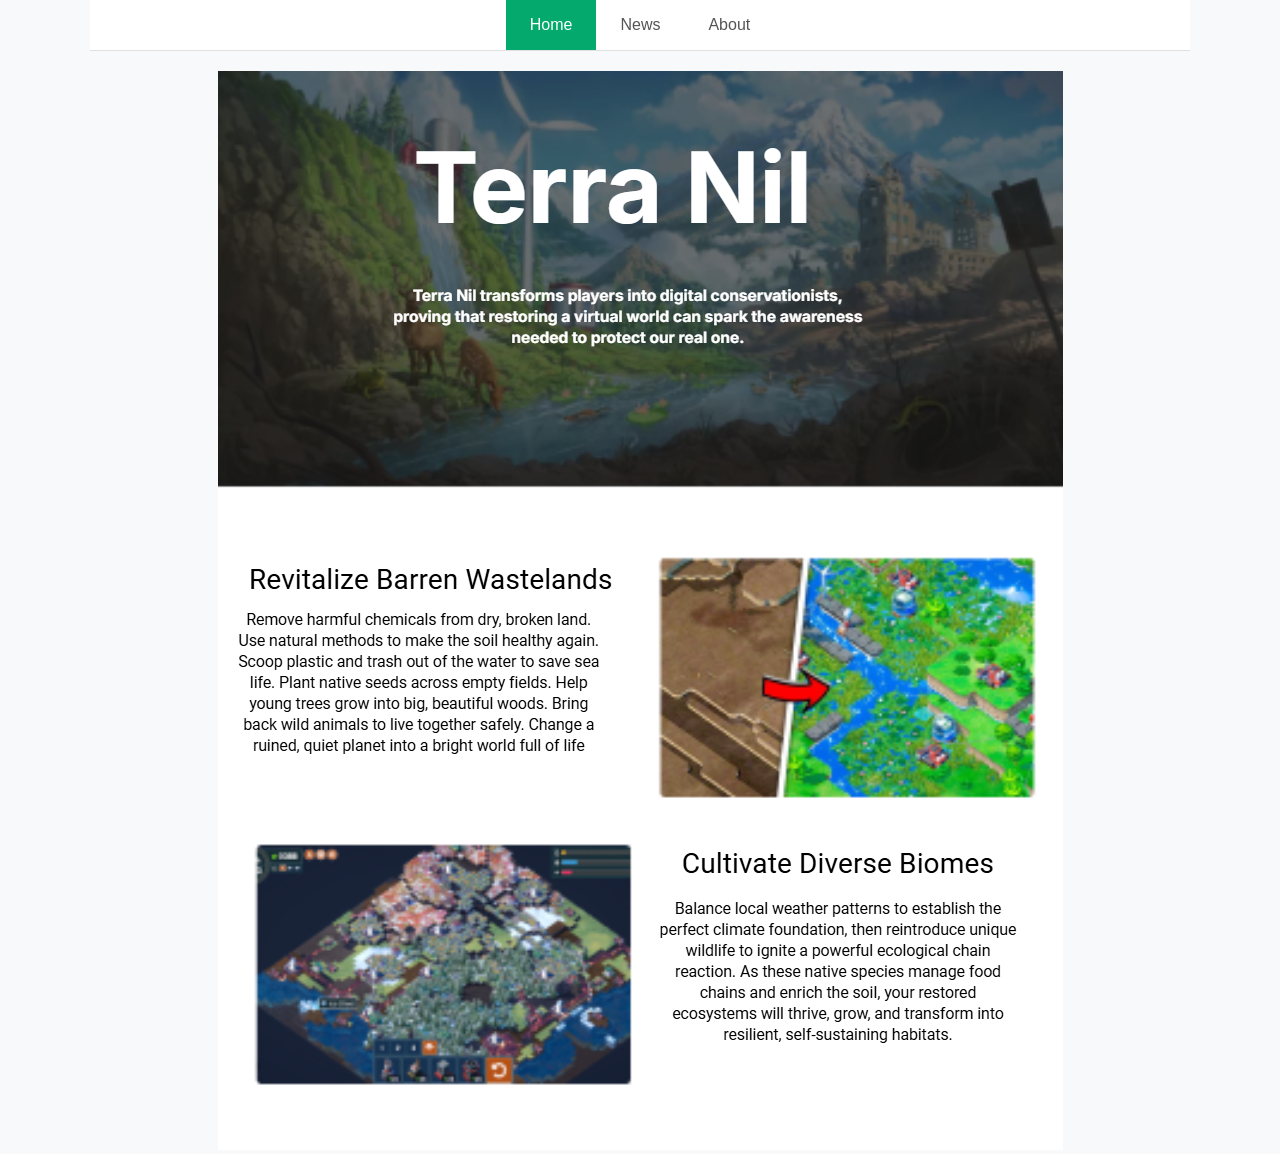
<file: index.html>
<!DOCTYPE html>
<html lang="en">
<head>
    <meta charset="UTF-8">
    <meta name="viewport" content="width=device-width, initial-scale=1.0">
    <title>Terra Nil Project</title>
    <!-- Link to the external CSS file -->
    <link rel="stylesheet" href="style.css">
</head>
<body>

<!-- Navigation Bar -->
<div class="topnav">
    <a class="active" href="Homepage.html">Home</a>
    <a href="News.html">News</a>
    <a href="TestingAboutPage.html">About</a>
     </div>

</body>
    <!-- Banner Container -->
    <div class="main-banner">
        <div class="banner-content">
            <!-- This uses your exact file name from your folder -->
            <img src="TerraNilHomepage.png" alt="Terra Nil Banner">
            <div class="banner-text">
            </div>
        </div>
        </div>
</file>
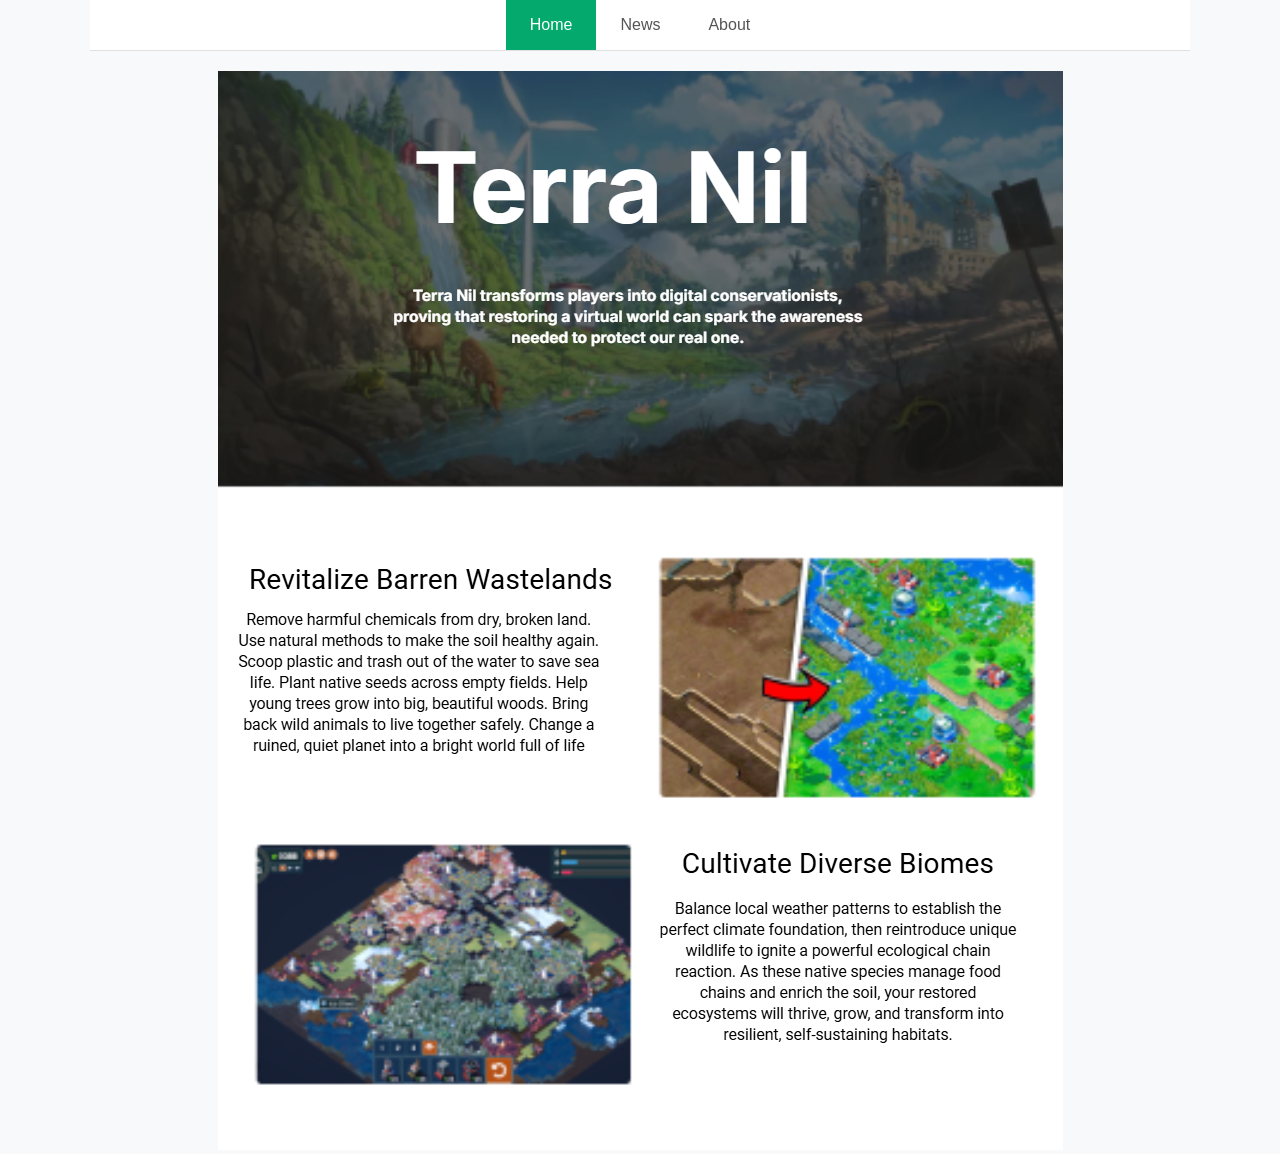
<file: Homepage.html>
<!DOCTYPE html>
<html lang="en">
<head>
    <meta charset="UTF-8">
    <meta name="viewport" content="width=device-width, initial-scale=1.0">
    <title>Terra Nil Project</title>
    <!-- Link to the external CSS file -->
    <link rel="stylesheet" href="style.css">
</head>
<body>

    <!-- Navigation Bar -->
    <div class="topnav">
        <a class="active" href="Homepage.html">Home</a>
        <a href="News.html">News</a>
        <a href="TestingAboutPage.html">About</a>
    </div>

    <!-- Banner Container (Now correctly inside the body) -->
    <div class="main-banner">
        <div class="banner-content">
            <!-- This uses your exact file name from your folder -->
                <img src="TerraNilHomepage.png" class="responsive-img" alt="Terra Nil Banner">

            <div class="banner-text"></div>
        </div>
    </div>




</body>
</html>
</file>
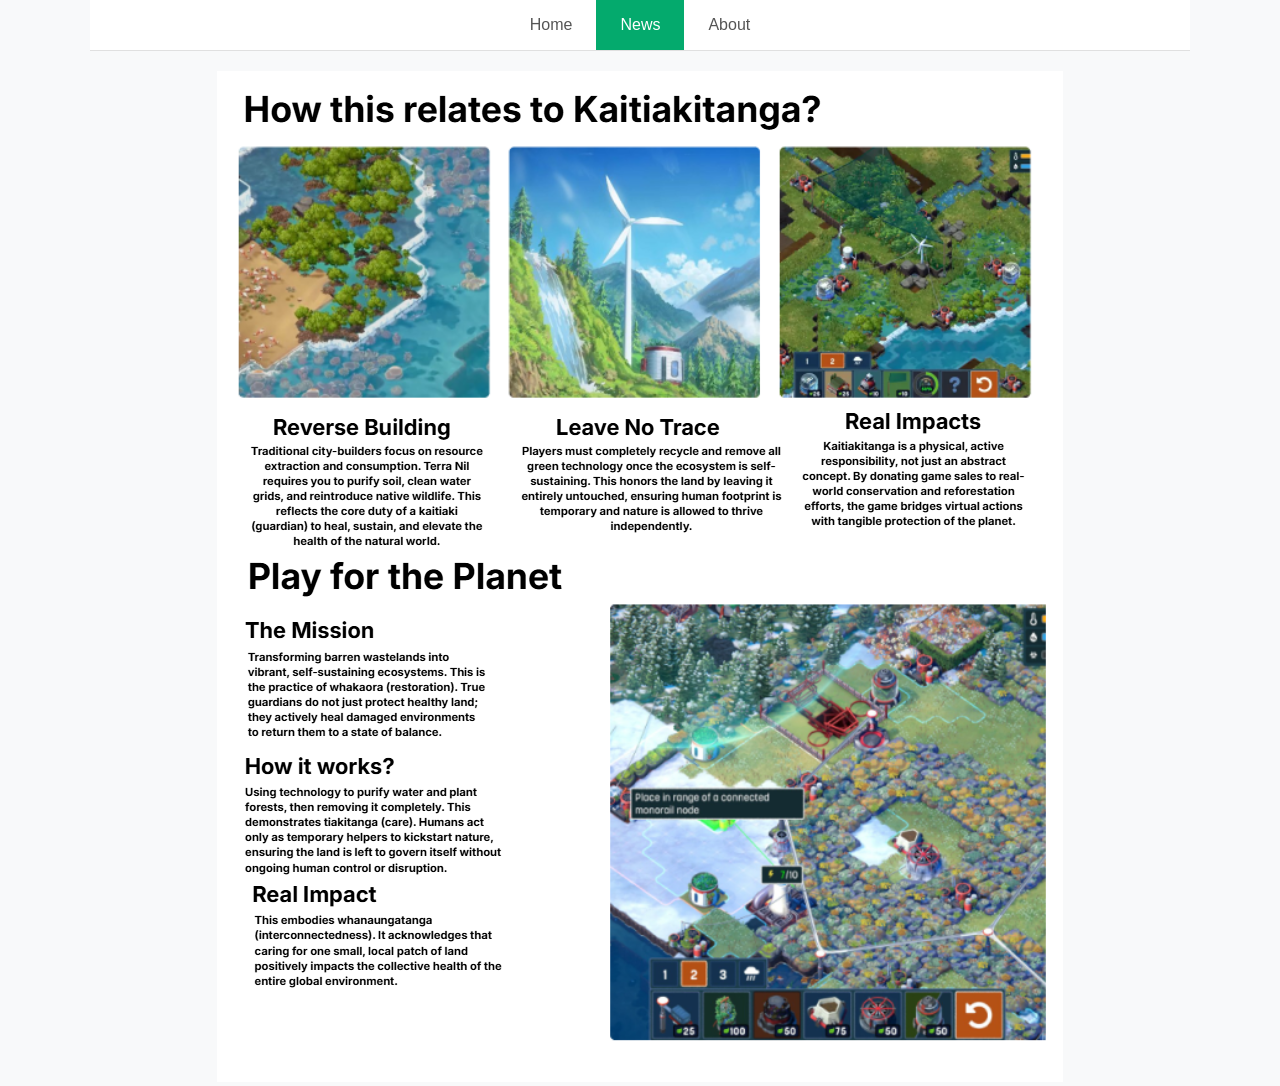
<file: News.html>
<!DOCTYPE html>
<html lang="en">
<head>
    <meta charset="UTF-8">
    <meta name="viewport" content="width=device-width, initial-scale=1.0">
    <title>Terra Nil Project</title>
    <!-- Link to the external CSS file -->
    <link rel="stylesheet" href="style.css">
</head>
<body>
    <!-- Navigation Bar -->
    <div class="topnav">
        <a href="Homepage.html">Home</a>
        <a class="active" href="News.html">News</a> <!-- Kept active for News -->
        <a href="TestingAboutPage.html">About</a>
    </div>

    <!-- Banner Container -->
    <div class="main-banner">
        <div class="banner-content">
            <!-- This uses your exact file name from your folder -->
            <img src="NewsPage.png" alt="Terra Nil Banner">
            <div class="banner-text"></div>
        </div>
    </div>
</body>
</html>
</file>
<file: style.css>
/* ==========================================
   1. General Page Layout & Centering
   ========================================== */
* {
    box-sizing: border-box;
}
body {
    font-family: 'Segoe UI', Arial, Helvetica, sans-serif;
    margin: 0;
    padding: 0;
    background-color: #f8f9fa;
    color: #333333;
    display: flex;
    flex-direction: column;
    align-items: center;
    width: 100%;
    overflow-x: hidden; /* Fix: Prevents accidental horizontal scrolling on mobile */
}
}
/* 1. Default Mobile Styles (Screens smaller than 768px) */
.responsive-img {
  width: 100%;        /* Scales to take up the full width of the mobile screen */
  height: auto;       /* Keeps the original proportions and avoids stretching */
  max-width: 400px;   /* Prevents it from getting too large on big phones */
}

/* 2. Laptop Styles (Screens 768px and wider) */
@media (min-width: 768px) {
  .responsive-img {
    max-width: 700px; /* Expands to fit laptop layouts nicely */
  }
}

/* 3. Desktop / Computer Styles (Screens 1200px and wider) */
@media (min-width: 1200px) {
  .responsive-img {
    max-width: 1000px; /* Full size for large computer monitors */
  }
}



.topnav,
.banner-container,
.about-section,
.container,
.row,
.socials-container {
    width: 100%;
    max-width: 1100px;
    padding: 0 20px;
    margin-bottom: 40px;
}

/* ==========================================
   2. Navigation Bar
   ========================================== */
.topnav {
    background-color: #ffffff;
    display: flex;
    justify-content: center;
    border-bottom: 1px solid #e0e0e0;
    margin-bottom: 20px;
    padding: 0;
    width: 100%; /* Fix: Ensures navbar spans full width on all screens */
}

.topnav a {
    color: #555555;
    text-align: center;
    padding: 16px 24px;
    text-decoration: none;
    font-size: 16px;
    font-weight: 500;
    transition: all 0.2s ease;
}

/* Fix: Keeps hover effects exclusive to mouse users; prevents sticky states on touchscreens */
@media (hover: hover) {
    .topnav a:hover {
        background-color: #f5f5f5;
        color: #000000;
    }
}

.topnav a.active {
    background-color: #04AA6D;
    color: white;
}

/* ==========================================
   3. Banner
   ========================================== */
.banner-container {
    padding: 0 20px; /* Fix: Keeps side spacing consistent with other sections */
}

.banner-container img {
    width: 100%;
    height: auto;
    display: block;
    border-radius: 8px;
}

/* ==========================================
   4. About Section (2-Column Grid)
   ========================================== */
.about-section {
    display: grid;
    grid-template-columns: 1fr 1fr;
    gap: 30px;
}

.about-box {
    background: #ffffff;
    padding: 30px;
    border-radius: 12px;
    box-shadow: 0 4px 12px rgba(0,0,0,0.05);
    display: flex;
    flex-direction: column;
}

.about-box h1,
.about-box h2 {
    margin-top: 0;
    font-size: 24px;
    color: #222222;
    border-bottom: 2px solid #04AA6D;
    padding-bottom: 8px;
    display: inline-block;
    align-self: flex-start;
}

.about-box p {
    line-height: 1.6;
    color: #555555;
}

.about-box img {
    width: 100%;
    height: auto;
    object-fit: cover;
    border-radius: 8px;
}

/* ==========================================
   5. Contact Section & Form
   ========================================== */
.contact-header {
    text-align: center;
    margin-bottom: 20px;
    padding: 0 20px;
}

.row {
    display: grid;
    grid-template-columns: 1fr 1fr;
    gap: 40px;
    background: #ffffff;
    padding: 40px;
    border-radius: 12px;
    box-shadow: 0 4px 12px rgba(0,0,0,0.05);
}

form {
    display: flex;
    flex-direction: column;
}

label {
    font-weight: 600;
    margin-bottom: 8px;
    font-size: 14px;
}

input[type="text"], select, textarea {
    width: 100%;
    padding: 12px;
    border: 1px solid #ccc;
    border-radius: 6px;
    margin-bottom: 20px;
    font-family: inherit;
    font-size: 16px; /* Fix: Stops iOS Safari from zooming in automatically on focus */
}

input[type="submit"] {
    background-color: #04AA6D;
    color: white;
    padding: 14px 20px;
    border: none;
    border-radius: 6px;
    cursor: pointer;
    font-weight: bold;
    font-size: 16px;
    transition: background 0.2s;
    -webkit-appearance: none; /* Fix: Strips default iOS button styling gradients */
}

@media (hover: hover) {
    input[type="submit"]:hover {
        background-color: #038f5b;
    }
}

.contact-images {
    display: flex;
    flex-direction: column;
    gap: 20px;
}

.contact-images img {
    width: 100%;
    height: auto;
    border-radius: 8px;
}

/* ==========================================
   6. Socials Footer
   ========================================== */
.socials-container {
    text-align: center;
    background: #ffffff;
    padding: 30px;
    border-radius: 12px;
    box-shadow: 0 4px 12px rgba(0,0,0,0.05);
    margin-bottom: 60px;
}

.socials {
    display: grid;
    grid-template-columns: repeat(auto-fit, minmax(130px, 1fr)); /* Fix: Reduced min-width slightly to prevent wrapping issues on small screens */
    gap: 20px;
    margin-top: 20px;
}

.social-item {
    display: flex;
    flex-direction: column;
    align-items: center;
    gap: 8px;
}

.social-item img {
    width: 32px;
    height: 32px;
}

.social-item span {
    font-size: 13px;
    color: #666;
}

/* ==========================================
   7. Mobile Layout Tweaks
   ========================================== */
@media (max-width: 768px) {
    .about-section, .row {
        grid-template-columns: 1fr;
        gap: 20px; /* Fix: Tighter gaps look cleaner on smaller viewports */
    }

    .row {
        padding: 20px; /* Fix: Reduces aggressive desktop padding so content fits beautifully */
    }

    .topnav {
        flex-wrap: wrap; /* Fix: Prevents links from squishing horizontally or breaking outside the viewport */
    }

    .topnav a {
        flex: 1 1 auto; /* Fix: Distributes links evenly as tabs when wrapped on smaller screens */
        padding: 12px 16px;
        font-size: 15px;
    }
}

@media (max-width: 480px) {
    .about-box {
        padding: 20px; /* Fix: Extra padding cleanup for compact layouts */
    }
}
</file>
